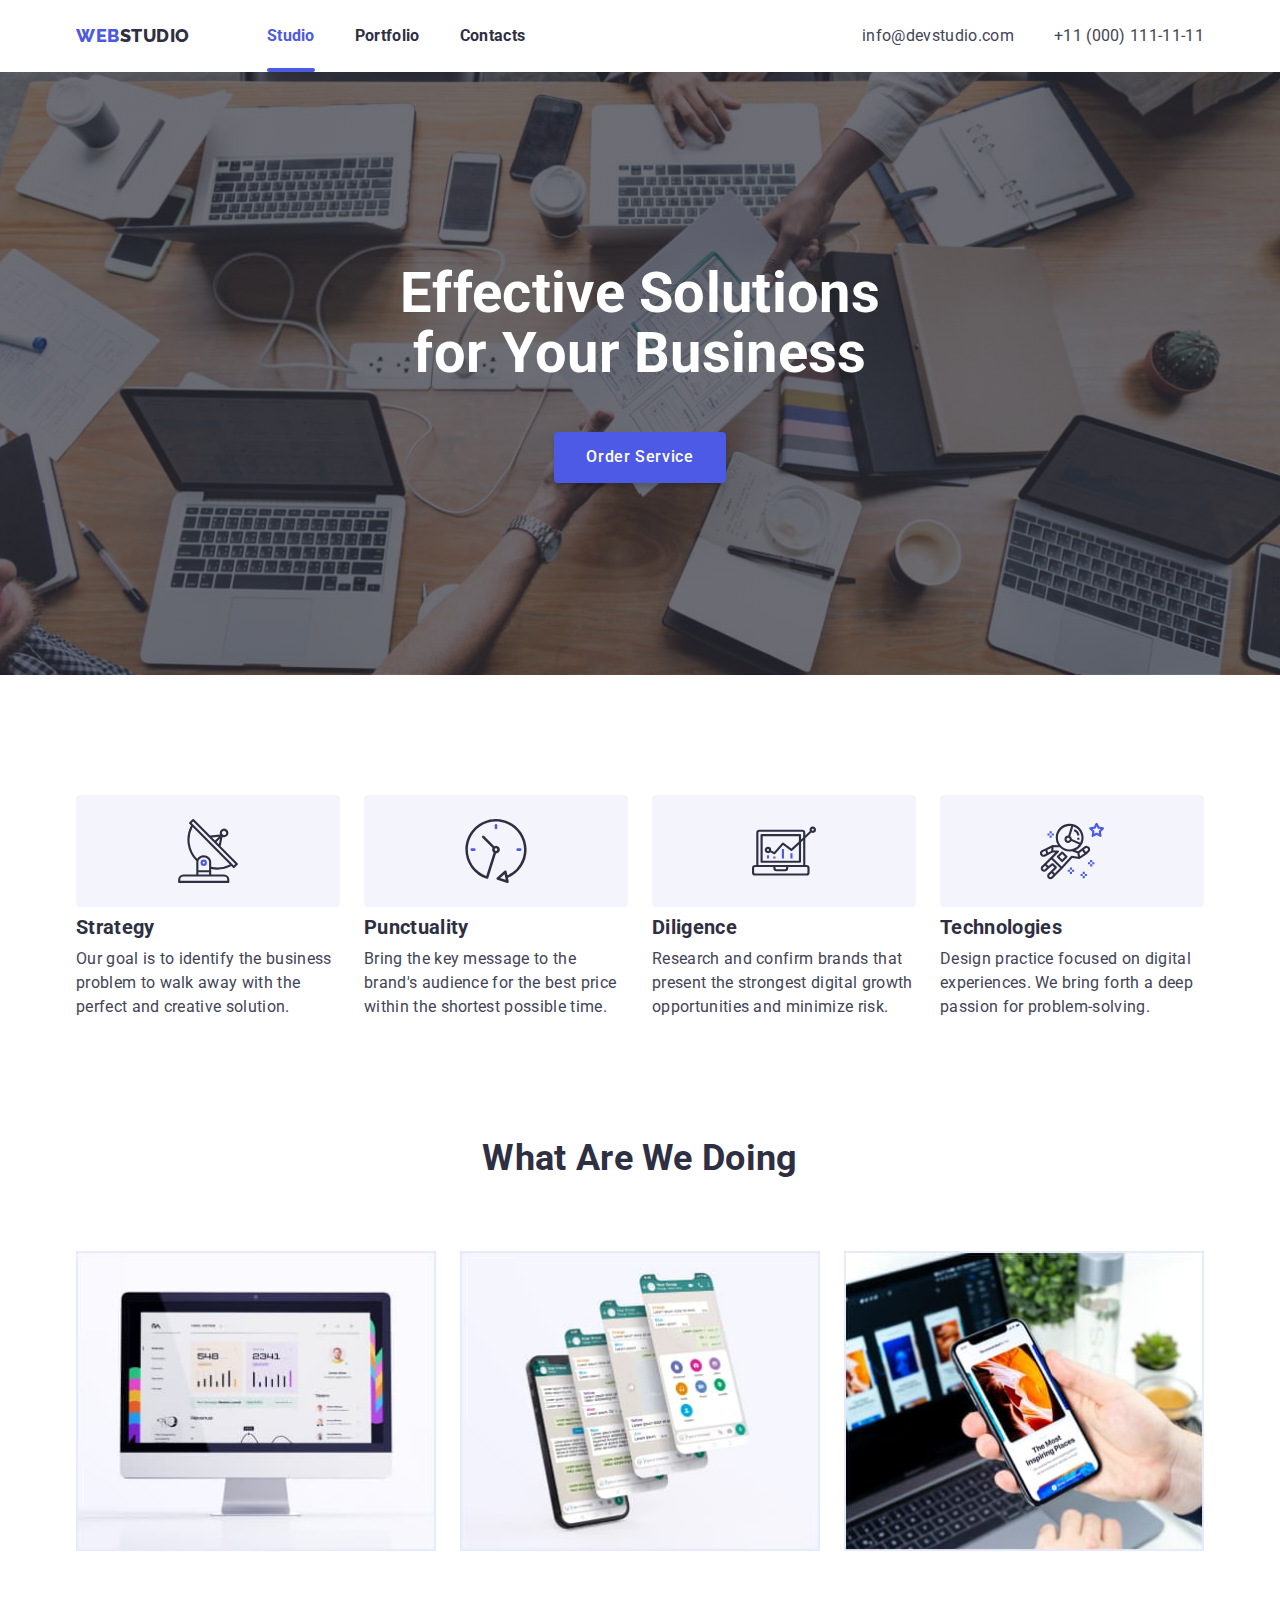
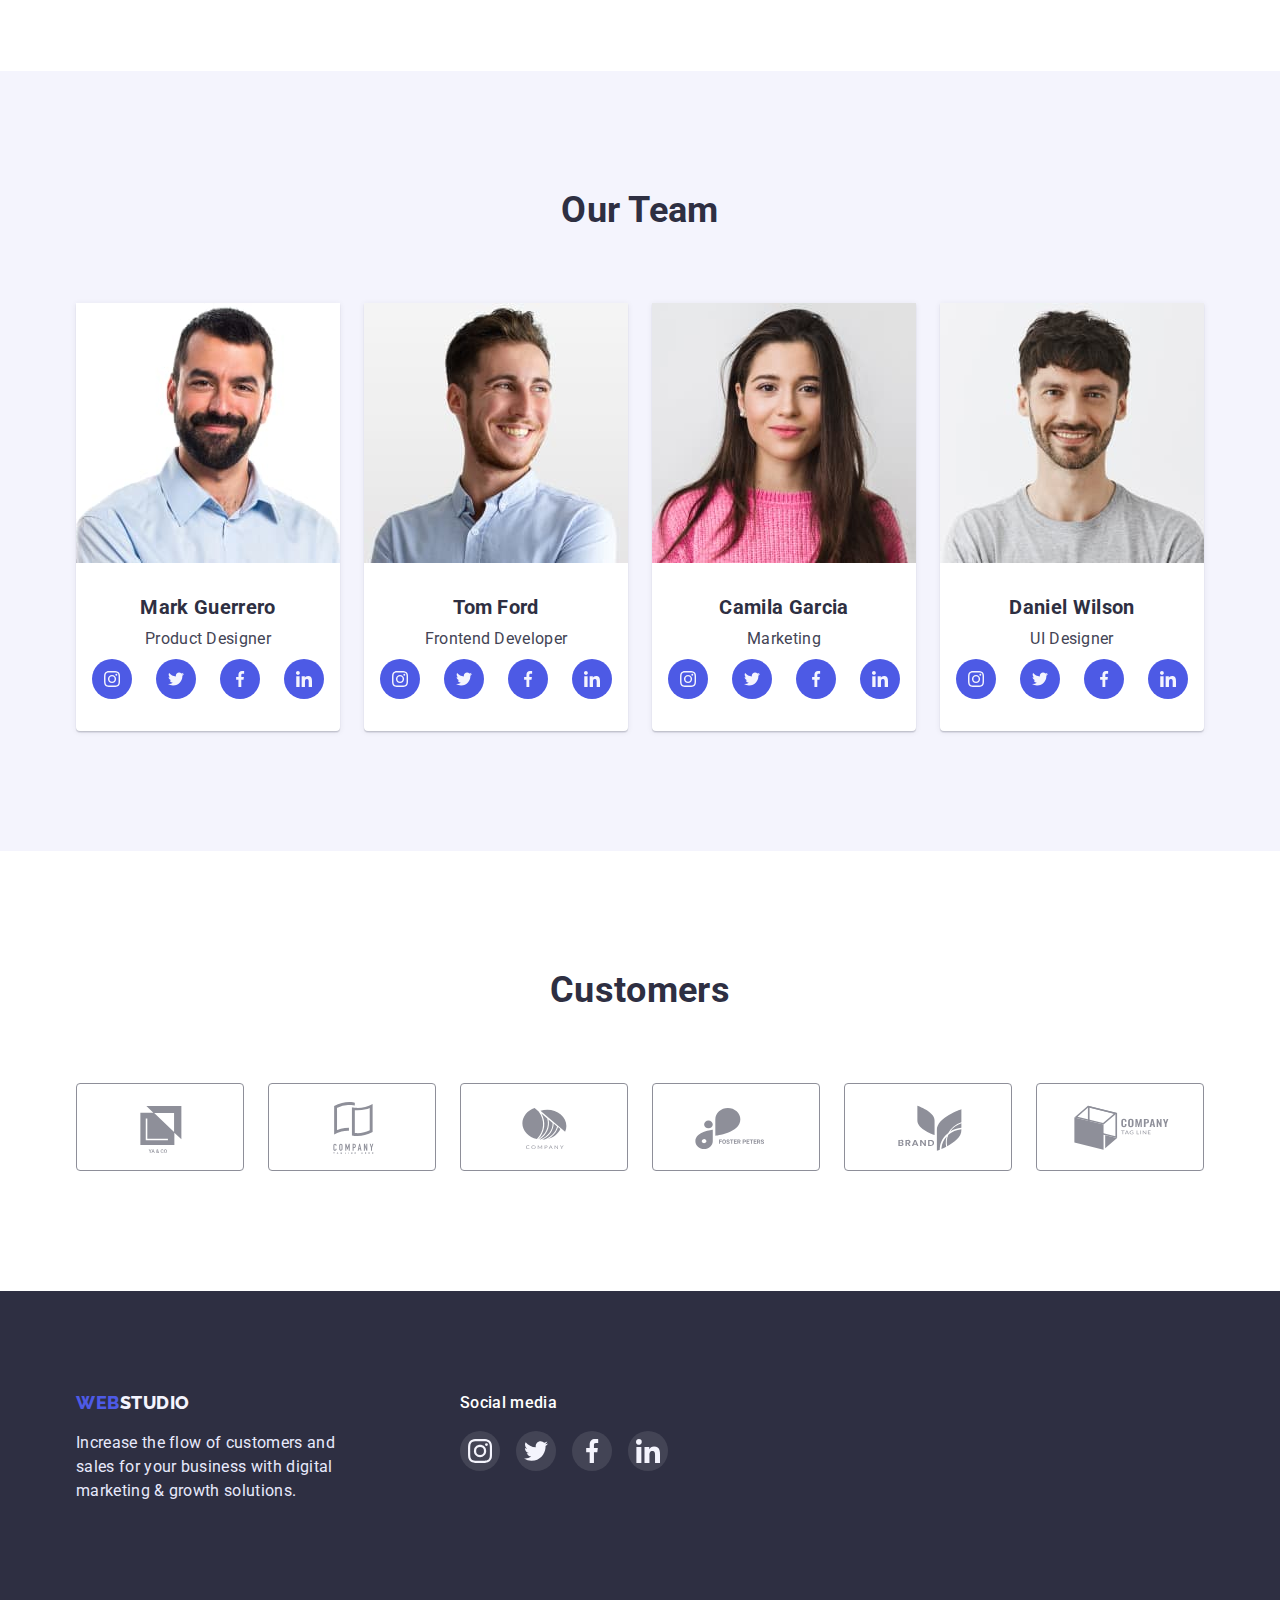
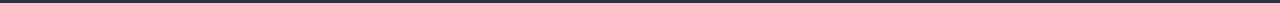
<file: index.html>
<!DOCTYPE html>
<html lang="en">
  <head>
    <meta charset="UTF-8" />
    <meta name="viewport" content="width=device-width, initial-scale=1.0" />
    <title>WebStudio</title>
    <link rel="preconnect" href="https://fonts.googleapis.com" />
    <link rel="preconnect" href="https://fonts.gstatic.com" crossorigin />
    <link
      href="https://fonts.googleapis.com/css2?family=Raleway:wght@800&family=Roboto:wght@400;500;700;900&display=swap"
      rel="stylesheet"
    />
    <link
      rel="stylesheet"
      href="https://cdnjs.cloudflare.com/ajax/libs/modern-normalize/1.1.0/modern-normalize.min.css"
    />
    <link rel="stylesheet" href="./css/styles.css" />
  </head>

  <!------------------------------Шапка------------------------------>
  <body>
    <header class="header">
      <div class="container cont-nav">
        <nav class="navigation">
          <a href="./index.html" class="link logo logo-web"
            >web<span class="logo logo-studio-top">studio</span></a
          >
          <ul class="menu list">
            <li class="menu-item">
              <a class="menu-link link current" href="./index.html">Studio</a>
            </li>
            <li class="menu-item">
              <a class="menu-link link" href="./portfolio.html">Portfolio</a>
            </li>
            <li class="menu-item">
              <a class="menu-link link" href="">Contacts</a>
            </li>
          </ul>
        </nav>

        <ul class="contact list">
          <li class="contact-item">
            <a class="contact-mail link" href="mailto:info@devstudio.com">info@devstudio.com</a>
          </li>
          <li class="contact-item">
            <a class="contact-phone link" href="tel:+110001111111">+11 (000) 111-11-11</a>
          </li>
        </ul>
      </div>
    </header>

    <!-----------------------------Герой-------------------------------->
    <main>
      <section class="hero">
        <div class="container">
          <h1 class="hero-title">Effective Solutions for Your Business</h1>
          <button class="hero-btn" type="button" data-modal-open>Order Service</button>
        </div>
      </section>

      <!-----------------------------Наші переваги------------------------>

      <section class="section-padding">
        <div class="container">
          <h2 class="hidden">Our advantages</h2>
          <!--Потрібно приховати h2 в css-->
          <ul class="list-advantage list">
            <li class="item-advantages">
              <div class="icon-advantages">
                <svg width="64" height="64">
                  <use href="./images/sprite.svg#antenna"></use>
                </svg>
              </div>
              <h3 class="title-advantages">Strategy</h3>
              <p class="text-advantages">
                Our goal is to identify the business problem to walk away with the perfect and
                creative solution.
              </p>
            </li>
            <li class="item-advantages">
              <div class="icon-advantages">
                <svg width="64" height="64">
                  <use href="./images/sprite.svg#clock"></use>
                </svg>
              </div>
              <h3 class="title-advantages">Punctuality</h3>
              <p class="text-advantages">
                Bring the key message to the brand's audience for the best price within the shortest
                possible time.
              </p>
            </li>
            <li class="item-advantages">
              <div class="icon-advantages">
                <svg width="64" height="64">
                  <use href="./images/sprite.svg#diagram"></use>
                </svg>
              </div>
              <h3 class="title-advantages">Diligence</h3>
              <p class="text-advantages">
                Research and confirm brands that present the strongest digital growth opportunities
                and minimize risk.
              </p>
            </li>
            <li class="item-advantages">
              <div class="icon-advantages">
                <svg width="64" height="64">
                  <use href="./images/sprite.svg#astronaut"></use>
                </svg>
              </div>
              <h3 class="title-advantages">Technologies</h3>
              <p class="text-advantages">
                Design practice focused on digital experiences. We bring forth a deep passion for
                problem-solving.
              </p>
            </li>
          </ul>
        </div>
      </section>

      <!-----------------------------Що ми робимо--------------------->
      <section class="job-section">
        <div class="container">
          <h2 class="job-title">What are we doing</h2>
          <ul class="job-list list">
            <li class="job-item">
              <img class="job-content" src="./images/imac.jpg" alt="imac" width="360" />
            </li>
            <li class="job-item">
              <img class="job-content" src="./images/messenger.jpg" alt="messenger" width="360" />
            </li>
            <li class="job-item">
              <img class="job-content" src="./images/iphone.jpg" alt="iphone" width="360" />
            </li>
          </ul>
        </div>
      </section>

      <!----------------------------Наша команда--------------------------->
      <section class="team-section section-padding">
        <div class="container">
          <h2 class="team-title">Our Team</h2>
          <ul class="team-list list">
            <li class="team-item">
              <img src="./images/markguerrero.jpg" alt="Mark Guerrero" width="264" />
              <div class="employee">
                <h3 class="team-employee">Mark Guerrero</h3>
                <p class="team-position">Product Designer</p>
                <ul class="social-list list">
                  <li class="social-list-item">
                    <a href="" class="social-list-link">
                      <svg class="social-list-icon" width="16" height="16">
                        <use href="./images/sprite.svg#instagram"></use>
                      </svg>
                    </a>
                  </li>
                  <li class="social-list-item">
                    <a href="" class="social-list-link">
                      <svg class="social-list-icon" width="16" height="16">
                        <use href="./images/sprite.svg#twitter"></use>
                      </svg>
                    </a>
                  </li>
                  <li class="social-list-item">
                    <a href="" class="social-list-link">
                      <svg class="social-list-icon" width="16" height="16">
                        <use href="./images/sprite.svg#facebook"></use>
                      </svg>
                    </a>
                  </li>
                  <li class="social-list-item">
                    <a href="" class="social-list-link">
                      <svg class="social-list-icon" width="16" height="16">
                        <use href="./images/sprite.svg#linkedin"></use>
                      </svg>
                    </a>
                  </li>
                </ul>
              </div>
            </li>
            <li class="team-item">
              <img src="./images/tomford.jpg" alt="Tom Ford" width="264" />
              <div class="employee">
                <h3 class="team-employee">Tom Ford</h3>
                <p class="team-position">Frontend Developer</p>
                <ul class="social-list list">
                  <li class="social-list-item">
                    <a href="" class="social-list-link">
                      <svg class="social-list-icon" width="16" height="16">
                        <use href="./images/sprite.svg#instagram"></use>
                      </svg>
                    </a>
                  </li>
                  <li class="social-list-item">
                    <a href="" class="social-list-link">
                      <svg class="social-list-icon" width="16" height="16">
                        <use href="./images/sprite.svg#twitter"></use>
                      </svg>
                    </a>
                  </li>
                  <li class="social-list-item">
                    <a href="" class="social-list-link">
                      <svg class="social-list-icon" width="16" height="16">
                        <use href="./images/sprite.svg#facebook"></use>
                      </svg>
                    </a>
                  </li>
                  <li class="social-list-item">
                    <a href="" class="social-list-link">
                      <svg class="social-list-icon" width="16" height="16">
                        <use href="./images/sprite.svg#linkedin"></use>
                      </svg>
                    </a>
                  </li>
                </ul>
              </div>
            </li>
            <li class="team-item">
              <img src="./images/camilagarcia.jpg" alt="Camila Garcia" width="264" />
              <div class="employee">
                <h3 class="team-employee">Camila Garcia</h3>
                <p class="team-position">Marketing</p>
                <ul class="social-list list">
                  <li class="social-list-item">
                    <a href="" class="social-list-link">
                      <svg class="social-list-icon" width="16" height="16">
                        <use href="./images/sprite.svg#instagram"></use>
                      </svg>
                    </a>
                  </li>
                  <li class="social-list-item">
                    <a href="" class="social-list-link">
                      <svg class="social-list-icon" width="16" height="16">
                        <use href="./images/sprite.svg#twitter"></use>
                      </svg>
                    </a>
                  </li>
                  <li class="social-list-item">
                    <a href="" class="social-list-link">
                      <svg class="social-list-icon" width="16" height="16">
                        <use href="./images/sprite.svg#facebook"></use>
                      </svg>
                    </a>
                  </li>
                  <li class="social-list-item">
                    <a href="" class="social-list-link">
                      <svg class="social-list-icon" width="16" height="16">
                        <use href="./images/sprite.svg#linkedin"></use>
                      </svg>
                    </a>
                  </li>
                </ul>
              </div>
            </li>
            <li class="team-item">
              <img src="./images/danielwilson.jpg" alt="Daniel Wilson" width="264" />
              <div class="employee">
                <h3 class="team-employee">Daniel Wilson</h3>
                <p class="team-position">UI Designer</p>
                <ul class="social-list list">
                  <li class="social-list-item">
                    <a href="" class="social-list-link">
                      <svg class="social-list-icon" width="16" height="16">
                        <use href="./images/sprite.svg#instagram"></use>
                      </svg>
                    </a>
                  </li>
                  <li class="social-list-item">
                    <a href="" class="social-list-link">
                      <svg class="social-list-icon" width="16" height="16">
                        <use href="./images/sprite.svg#twitter"></use>
                      </svg>
                    </a>
                  </li>
                  <li class="social-list-item">
                    <a href="" class="social-list-link">
                      <svg class="social-list-icon" width="16" height="16">
                        <use href="./images/sprite.svg#facebook"></use>
                      </svg>
                    </a>
                  </li>
                  <li class="social-list-item">
                    <a href="" class="social-list-link">
                      <svg class="social-list-icon" width="16" height="16">
                        <use href="./images/sprite.svg#linkedin"></use>
                      </svg>
                    </a>
                  </li>
                </ul>
              </div>
            </li>
          </ul>
        </div>
      </section>

      <!--------------------------------клієнти------------------------------------>
      <section class="section-padding">
        <div class="container">
          <h2 class="team-title">Customers</h2>
          <ul class="customers-list list">
            <li class="customers-item">
              <a href="" class="customers-link">
                <svg class="customers-icon" width="104" height="56">
                  <use href="./images/sprite.svg#yaco"></use>
                </svg>
              </a>
            </li>
            <li class="customers-item">
              <a href="" class="customers-link">
                <svg class="customers-icon" width="104" height="56">
                  <use href="./images/sprite.svg#tagline-here"></use>
                </svg>
              </a>
            </li>
            <li class="customers-item">
              <a href="" class="customers-link">
                <svg class="customers-icon" width="104" height="56">
                  <use href="./images/sprite.svg#company"></use>
                </svg>
              </a>
            </li>
            <li class="customers-item">
              <a href="" class="customers-link">
                <svg class="customers-icon" width="104" height="56">
                  <use href="./images/sprite.svg#foster"></use>
                </svg>
              </a>
            </li>
            <li class="customers-item">
              <a href="" class="customers-link">
                <svg class="customers-icon" width="104" height="56">
                  <use href="./images/sprite.svg#brand"></use>
                </svg>
              </a>
            </li>
            <li class="customers-item">
              <a href="" class="customers-link">
                <svg class="customers-icon" width="104" height="56">
                  <use href="./images/sprite.svg#tag"></use>
                </svg>
              </a>
            </li>
          </ul>
        </div>
      </section>
    </main>

    <!----------------------------------Футер-------------------------------------->
    <footer class="footer-space">
      <div class="container cont-footer">
        <div class="footer-logo">
          <a href="./index.html" class="link logo logo-web"
            >web<span class="logo logo-studio-bottom">studio</span></a
          >
          <p class="footer-text">
            Increase the flow of customers and sales for your business with digital marketing &
            growth solutions.
          </p>
        </div>
        <div class="footer-social">
          <h4 class="social-title">Social media</h4>
          <ul class="social-footer-list list">
            <li class="social-list-item">
              <a href="" class="social-footer-link">
                <svg class="social-list-icon" width="24" height="24">
                  <use href="./images/sprite.svg#instagram"></use>
                </svg>
              </a>
            </li>
            <li class="social-list-item">
              <a href="" class="social-footer-link">
                <svg class="social-list-icon" width="24" height="24">
                  <use href="./images/sprite.svg#twitter"></use>
                </svg>
              </a>
            </li>
            <li class="social-list-item">
              <a href="" class="social-footer-link">
                <svg class="social-list-icon" width="24" height="24">
                  <use href="./images/sprite.svg#facebook"></use>
                </svg>
              </a>
            </li>
            <li class="social-list-item">
              <a href="" class="social-footer-link">
                <svg class="social-list-icon" width="24" height="24">
                  <use href="./images/sprite.svg#linkedin"></use>
                </svg>
              </a>
            </li>
          </ul>
        </div>
      </div>
    </footer>
    <!------------------------------------Модальне вікно-------------------------->
    <div class="backdrop is-hidden" data-modal>
      <div class="modal">
        <button type="button" class="modal-btn" data-modal-close>
          <svg class="modal-btn-icon" width="8" height="8">
            <use href="./images/sprite.svg#close-modal"></use>
          </svg>
        </button>
      </div>
    </div>
    <script src="./js/modal.js"></script>
  </body>
</html>
</file>
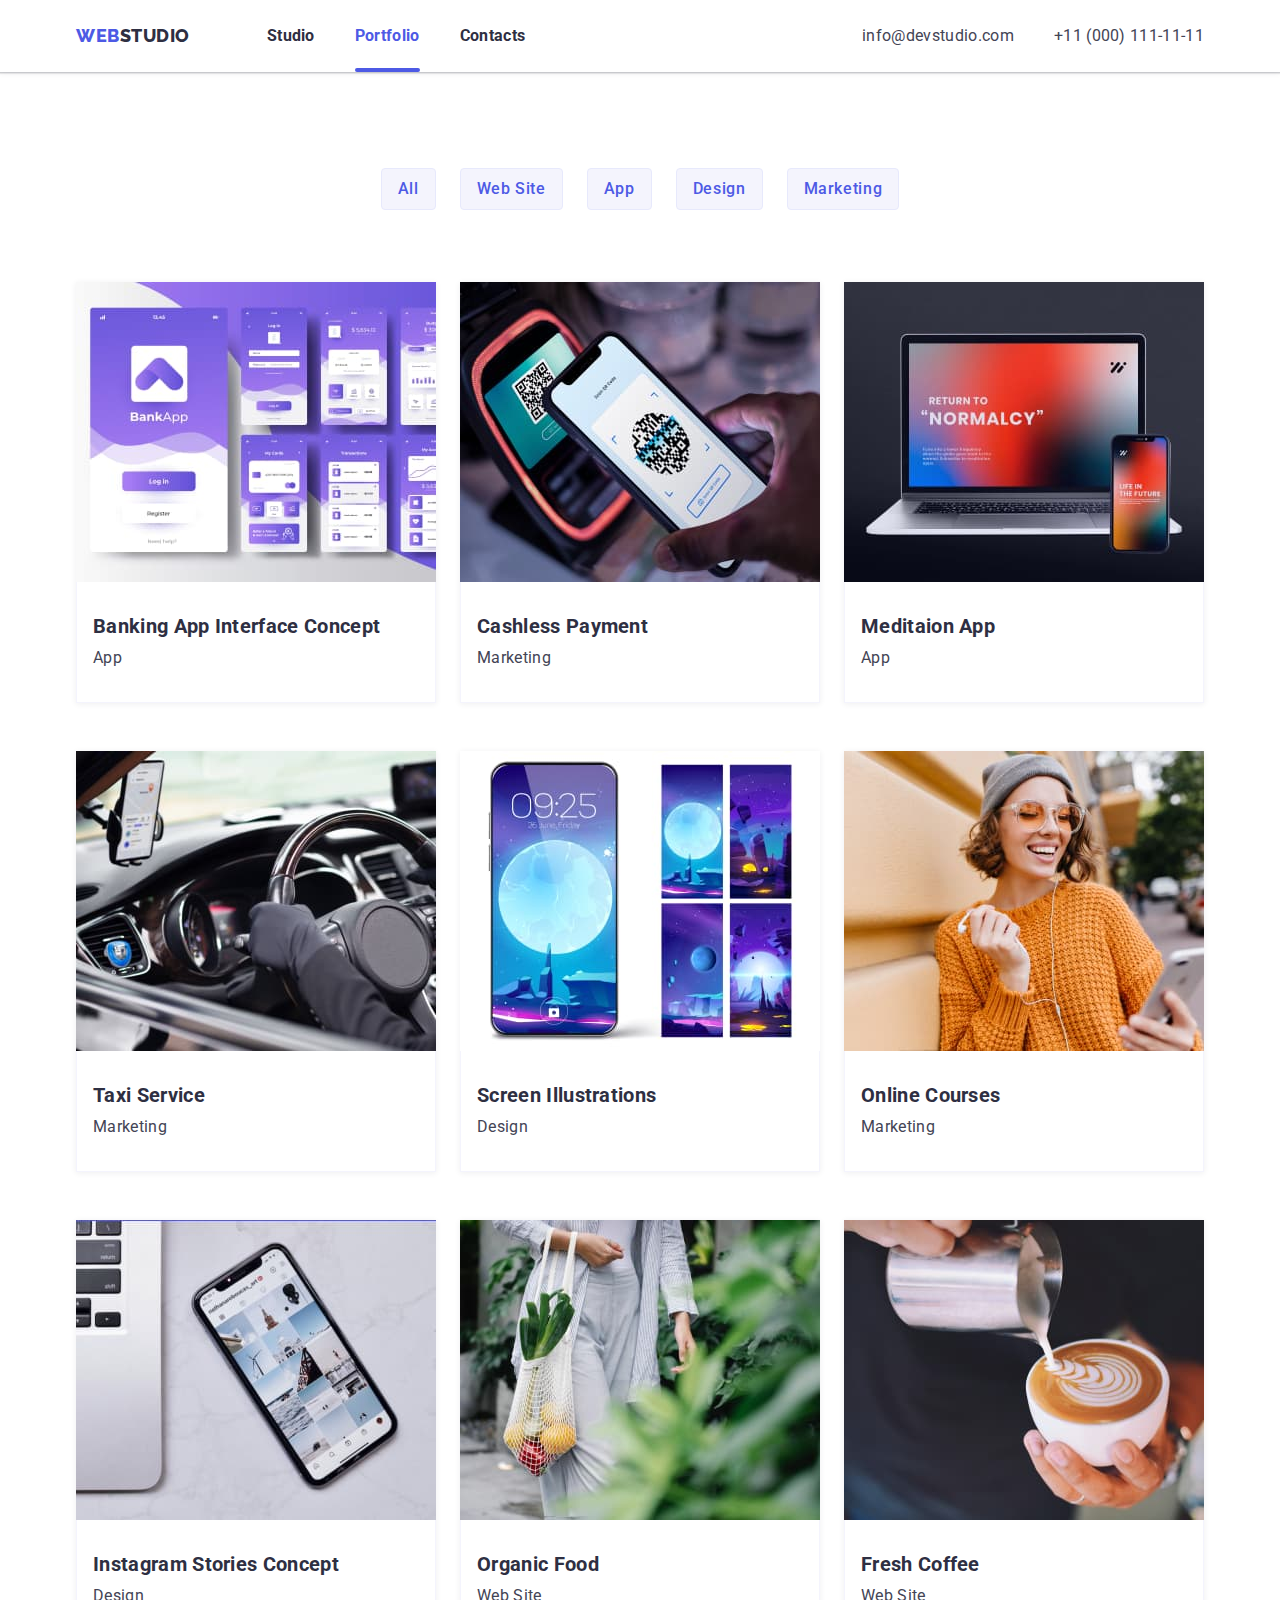
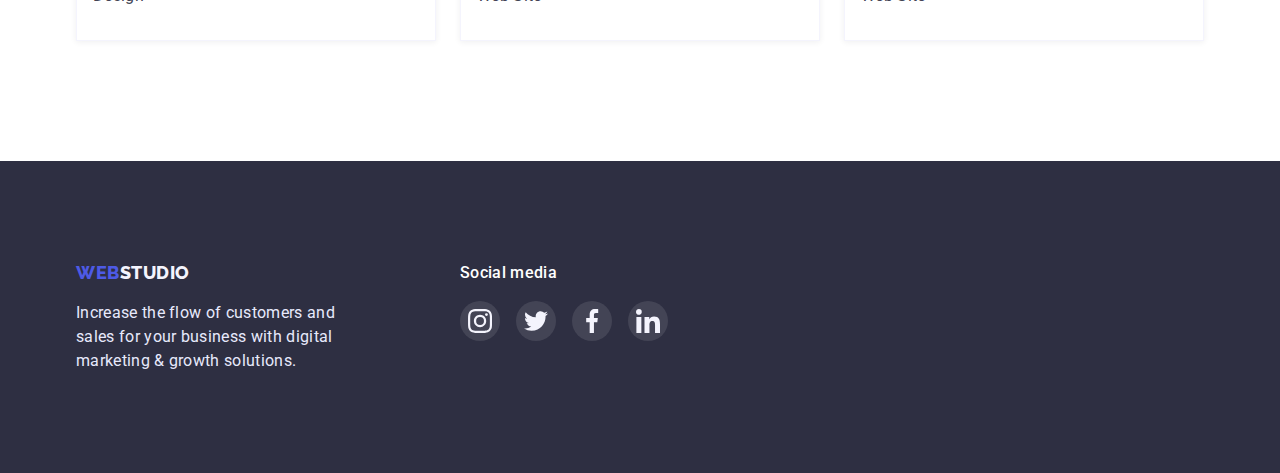
<file: portfolio.html>
<!DOCTYPE html>
<html lang="en">
  <head>
    <meta charset="UTF-8" />
    <meta http-equiv="X-UA-Compatible" content="IE=edge" />
    <meta name="viewport" content="width=device-width, initial-scale=1.0" />
    <title>Portfolio</title>
    <link rel="preconnect" href="https://fonts.googleapis.com" />
    <link rel="preconnect" href="https://fonts.gstatic.com" crossorigin />
    <link
      href="https://fonts.googleapis.com/css2?family=Raleway:wght@800&family=Roboto:wght@400;500;700;900&display=swap"
      rel="stylesheet"
    />
    <link
      rel="stylesheet"
      href="https://cdnjs.cloudflare.com/ajax/libs/modern-normalize/1.1.0/modern-normalize.min.css"
    />
    <link rel="stylesheet" href="./css/styles.css" />
  </head>

  <body>
    <!--------------------------------------Шапка----------------------------------------->
    <header class="header">
      <div class="container cont-nav">
        <nav class="navigation">
          <a href="./index.html" class="link logo logo-web"
            >web<span class="logo logo-studio-top">studio</span></a
          >
          <ul class="menu list">
            <li class="menu-item"><a class="menu-link link" href="./index.html">Studio</a></li>
            <li class="menu-item">
              <a class="menu-link link current" href="./portfolio.html">Portfolio</a>
            </li>
            <li class="menu-item"><a class="menu-link link" href="">Contacts</a></li>
          </ul>
        </nav>

        <ul class="contact list">
          <li class="contact-item">
            <a class="contact-mail link" href="mailto:info@devstudio.com">info@devstudio.com</a>
          </li>
          <li class="contact-item">
            <a class="contact-phone link" href="tel:+110001111111">+11 (000) 111-11-11</a>
          </li>
        </ul>
      </div>
    </header>

    <!--------------------------------------Наші проекти------------------------------------->
    <main>
      <section class="portfolio-section">
        <h1 class="hidden">Our projects</h1>
        <!--Потрібно приховати h1 в css-->

        <!------------------------------------Фільтр----------------------------------------->
        <div class="container">
          <ul class="list filter-list">
            <li class="filter-item"><button class="filter-btn" type="button">All</button></li>
            <li class="filter-item"><button class="filter-btn" type="button">Web Site</button></li>
            <li class="filter-item"><button class="filter-btn" type="button">App</button></li>
            <li class="filter-item"><button class="filter-btn" type="button">Design</button></li>
            <li class="filter-item"><button class="filter-btn" type="button">Marketing</button></li>
          </ul>

          <!-----------------------------------Портфоліо--------------------------------------->
          <ul class="list list-portfolio">
            <li class="item-portfolio">
              <a class="link link-portfolio" href="">
                <div class="overlay-portfolio">
                  <img
                    src="./images-portfolio/bankaap.jpg"
                    alt="bank application"
                    width="360"
                    height="300"
                  />
                  <p class="overlay">
                    14 Stylish and User-Friendly App Design Concepts · Task Manager App · Calorie
                    Tracker App · Exotic Fruit Ecommerce App · Cloud Storage App
                  </p>
                </div>
                <div class="portfolio-content">
                  <h2 class="title-portfolio">Banking App Interface Concept</h2>
                  <p class="text-portfolio">App</p>
                </div>
              </a>
            </li>
            <li class="item-portfolio">
              <a class="link link-portfolio" href="">
                <div class="overlay-portfolio">
                  <img
                    src="./images-portfolio/phoneqrcode.jpg"
                    alt="qr code on the phone"
                    width="360"
                    height="300"
                  />
                  <p class="overlay">
                    14 Stylish and User-Friendly App Design Concepts · Task Manager App · Calorie
                    Tracker App · Exotic Fruit Ecommerce App · Cloud Storage App
                  </p>
                </div>
                <div class="portfolio-content">
                  <h2 class="title-portfolio">Cashless Payment</h2>
                  <p class="text-portfolio">Marketing</p>
                </div>
              </a>
            </li>
            <li class="item-portfolio">
              <a class="link link-portfolio" href="">
                <div class="overlay-portfolio">
                  <img src="./images-portfolio/laptop.jpg" alt="laptop" width="360" height="300" />
                  <p class="overlay">
                    14 Stylish and User-Friendly App Design Concepts · Task Manager App · Calorie
                    Tracker App · Exotic Fruit Ecommerce App · Cloud Storage App
                  </p>
                </div>
                <div class="portfolio-content">
                  <h2 class="title-portfolio">Meditaion App</h2>
                  <p class="text-portfolio">App</p>
                </div>
              </a>
            </li>
            <li class="item-portfolio">
              <a class="link link-portfolio" href="">
                <div class="overlay-portfolio">
                  <img
                    src="./images-portfolio/steeringwheel.jpg"
                    alt="steering wheel"
                    width="360"
                    height="300"
                  />
                  <p class="overlay">
                    14 Stylish and User-Friendly App Design Concepts · Task Manager App · Calorie
                    Tracker App · Exotic Fruit Ecommerce App · Cloud Storage App
                  </p>
                </div>
                <div class="portfolio-content">
                  <h2 class="title-portfolio">Taxi Service</h2>
                  <p class="text-portfolio">Marketing</p>
                </div>
              </a>
            </li>
            <li class="item-portfolio">
              <a class="link link-portfolio" href="">
                <div class="overlay-portfolio">
                  <img
                    src="./images-portfolio/phonethemes.jpg"
                    alt="phone themes"
                    width="360"
                    height="300"
                  />
                  <p class="overlay">
                    14 Stylish and User-Friendly App Design Concepts · Task Manager App · Calorie
                    Tracker App · Exotic Fruit Ecommerce App · Cloud Storage App
                  </p>
                </div>
                <div class="portfolio-content">
                  <h2 class="title-portfolio">Screen Illustrations</h2>
                  <p class="text-portfolio">Design</p>
                </div>
              </a>
            </li>
            <li class="item-portfolio">
              <a class="link link-portfolio" href="">
                <div class="overlay-portfolio">
                  <img
                    src="./images-portfolio/girlwithiphone.jpg"
                    alt="girl with iphone"
                    width="360"
                    height="300"
                  />
                  <p class="overlay">
                    14 Stylish and User-Friendly App Design Concepts · Task Manager App · Calorie
                    Tracker App · Exotic Fruit Ecommerce App · Cloud Storage App
                  </p>
                </div>
                <div class="portfolio-content">
                  <h2 class="title-portfolio">Online Courses</h2>
                  <p class="text-portfolio">Marketing</p>
                </div>
              </a>
            </li>
            <li class="item-portfolio">
              <a class="link link-portfolio" href="">
                <div class="overlay-portfolio">
                  <img
                    src="./images-portfolio/newphone.jpg"
                    alt="phone img"
                    width="360"
                    height="300"
                  />
                  <p class="overlay">
                    14 Stylish and User-Friendly App Design Concepts · Task Manager App · Calorie
                    Tracker App · Exotic Fruit Ecommerce App · Cloud Storage App
                  </p>
                </div>
                <div class="portfolio-content">
                  <h2 class="title-portfolio">Instagram Stories Concept</h2>
                  <p class="text-portfolio">Design</p>
                </div>
              </a>
            </li>
            <li class="item-portfolio">
              <a class="link link-portfolio" href="">
                <div class="overlay-portfolio">
                  <img
                    src="./images-portfolio/bag.jpg"
                    alt="bag of food"
                    width="360"
                    height="300"
                  />
                  <p class="overlay">
                    14 Stylish and User-Friendly App Design Concepts · Task Manager App · Calorie
                    Tracker App · Exotic Fruit Ecommerce App · Cloud Storage App
                  </p>
                </div>
                <div class="portfolio-content">
                  <h2 class="title-portfolio">Organic Food</h2>
                  <p class="text-portfolio">Web Site</p>
                </div>
              </a>
            </li>
            <li class="item-portfolio">
              <a class="link link-portfolio" href="">
                <div class="overlay-portfolio">
                  <img src="./images-portfolio/coffe.jpg" alt="coffe" width="360" height="300" />
                  <p class="overlay">
                    14 Stylish and User-Friendly App Design Concepts · Task Manager App · Calorie
                    Tracker App · Exotic Fruit Ecommerce App · Cloud Storage App
                  </p>
                </div>
                <div class="portfolio-content">
                  <h2 class="title-portfolio">Fresh Coffee</h2>
                  <p class="text-portfolio">Web Site</p>
                </div>
              </a>
            </li>
          </ul>
        </div>
      </section>
    </main>
    <!------------------------------------------------Футер-------------------------------------------->
    <footer class="footer-space">
      <div class="container cont-footer">
        <div class="footer-logo">
          <a href="./index.html" class="link logo logo-web"
            >web<span class="logo logo-studio-bottom">studio</span></a
          >
          <p class="footer-text">
            Increase the flow of customers and sales for your business with digital marketing &
            growth solutions.
          </p>
        </div>
        <div class="footer-social">
          <h4 class="social-title">Social media</h4>
          <ul class="social-footer-list list">
            <li class="social-list-item">
              <a href="" class="social-footer-link">
                <svg class="social-list-icon" width="24" height="24">
                  <use href="./images/sprite.svg#instagram"></use>
                </svg>
              </a>
            </li>
            <li class="social-list-item">
              <a href="" class="social-footer-link">
                <svg class="social-list-icon" width="24" height="24">
                  <use href="./images/sprite.svg#twitter"></use>
                </svg>
              </a>
            </li>
            <li class="social-list-item">
              <a href="" class="social-footer-link">
                <svg class="social-list-icon" width="24" height="24">
                  <use href="./images/sprite.svg#facebook"></use>
                </svg>
              </a>
            </li>
            <li class="social-list-item">
              <a href="" class="social-footer-link">
                <svg class="social-list-icon" width="24" height="24">
                  <use href="./images/sprite.svg#linkedin"></use>
                </svg>
              </a>
            </li>
          </ul>
        </div>
      </div>
    </footer>
  </body>
</html>
</file>
<file: css/styles.css>
:root {
  --first-color: #2e2f42;
  --second-color: #434455;
  --first-background-color: #ffffff;
  --second-background-color: #2e2f42;
  --accent-color: #4d5ae5;
  --duration-function: 250ms cubic-bezier(0.4, 0, 0.2, 1);
}

/* ====================================================================== */
body {
  font-family: 'Roboto', sans-serif;
  letter-spacing: 0.02em;
  background-color: var(--first-background-color);
  color: var(--first-color);
}

h1,
h2,
h3,
h4,
p,
ul {
  margin-top: 0;
  margin-bottom: 0;
}
img {
  display: block;
  max-width: 100%;
  height: auto;
}

.list {
  list-style: none;
  padding: 0;
}

.link {
  text-decoration: none;
}
.hidden {
  position: absolute;
  white-space: nowrap;
  width: 1px;
  height: 1px;
  overflow: hidden;
  border: 0;
  padding: 0;
  clip: rect(0 0 0 0);
  clip-path: inset(50%);
  margin: -1px;
}

.container {
  width: 1158px;
  padding-left: 15px;
  padding-right: 15px;
  margin: 0 auto;
  /* outline: 1px solid tomato; */
}

.section-padding {
  padding-top: 120px;
  padding-bottom: 120px;
}
/* ==================================Шапка=============================== */
.header {
  box-shadow: 0px 2px 1px rgb(46 47 66 / 8%), 0px 1px 1px rgb(46 47 66 / 16%),
    0px 1px 6px rgb(46 47 66 / 8%);
}
.cont-nav {
  display: flex;
}

.navigation {
  display: flex;
  align-items: center;
}

.logo {
  /* padding-top: 24px;
  padding-bottom: 24px; */
  font-family: 'Raleway', sans-serif;
  font-weight: 800;
  font-size: 18px;
  line-height: 1.33;
  letter-spacing: 0.03em;
  text-transform: uppercase;
}
.logo-web {
  color: var(--accent-color);
}

.logo-studio-top {
  color: var(--first-color);
  margin: 0;
}

.menu {
  display: flex;
  margin-left: 77px;
}

.menu-item:not(:last-child) {
  margin-right: 40px;
}

.menu-link {
  position: relative;
  display: block;
  padding-top: 24px;
  padding-bottom: 24px;
  font-weight: 700;
  font-size: 16px;
  line-height: 1.5;
  color: var(--first-color);
  transition: color var(--duration-function);
}

.menu-link:hover,
.menu-link:focus {
  color: var(--accent-color);
}

.current::after {
  position: absolute;
  content: '';
  width: 100%;
  height: 4px;
  left: 0px;
  bottom: 0px;
  background: var(--accent-color);
  border-radius: 2px;
}

.current {
  color: var(--accent-color);
}

.contact {
  display: flex;
  margin-left: auto;
}

.contact-item:not(:last-child) {
  margin-right: 40px;
}

.contact-mail,
.contact-phone {
  display: block;
  padding-top: 24px;
  padding-bottom: 24px;
  font-size: 16px;
  line-height: 1.5;
  color: var(--second-color);
  transition: color var(--duration-function);
}

.contact-mail:hover,
.contact-mail:focus {
  color: var(--accent-color);
}
.contact-phone:hover,
.contact-phone:focus {
  color: var(--accent-color);
}
/* ==================================/ Шапка=============================== */

/* ===================================HERO================================ */
.hero {
  max-width: 1440px;
  margin: 0px auto;
  padding-top: 192px;
  padding-bottom: 192px;
  background-color: var(--second-background-color);
  text-align: center;
  background-image: linear-gradient(rgba(47, 48, 58, 0.7), rgba(47, 48, 58, 0.7)),
    url(../images/people-office\ .jpg);
  background-size: cover;
  background-position: center;
}
.hero-title {
  width: 492px;
  margin: 0 auto 48px;
  font-weight: 700;
  font-size: 56px;
  line-height: 1.07;
  color: var(--first-background-color);
}

.hero-btn {
  border: transparent;
  border-radius: 4px;
  padding: 16px 32px;
  min-width: 170px;
  height: 51px;
  display: inline-block;

  font-family: inherit;
  font-weight: 500;
  font-size: 16px;
  line-height: 1.18;
  letter-spacing: 0.04em;
  color: #ffffff;
  background-color: var(--accent-color);
  box-shadow: 0px 4px 4px rgba(0, 0, 0, 0.15);
  cursor: pointer;
  transition: background-color var(--duration-function), box-shadow var(--duration-function);
}

.hero-btn:hover,
.hero-btn:focus {
  box-shadow: 0px 1px 6px rgba(46, 47, 66, 0.08), 0px 1px 1px rgba(46, 47, 66, 0.16),
    0px 2px 1px rgba(46, 47, 66, 0.08);
}

.hero-btn:active {
  background-color: #404bbf;
  border: 1px solid #404bbf;
  box-shadow: 0px 4px 4px rgba(0, 0, 0, 0.15);
}
/* ===================================/ HERO================================ */

/* ================================Наші переваги=========================== */
.list-advantage {
  display: flex;
}

.item-advantages {
  width: 264px;
}
.item-advantages:not(:last-child) {
  margin-right: 24px;
}

.icon-advantages {
  display: flex;
  justify-content: center;
  align-items: center;
  margin-bottom: 8px;
  height: 112px;
  background: #f4f4fd;
  border-radius: 4px;
}

.title-advantages {
  margin-bottom: 8px;
  margin-top: 0;
  font-weight: 700;
  font-size: 20px;
  line-height: 1.2;
  color: var(--first-color);
}

.text-advantages {
  font-size: 16px;
  line-height: 1.5;
  color: var(--second-color);
}
/* ================================/ Наші переваги=========================== */

/* =================================Що ми робимо============================= */
.job-section {
  padding-bottom: 120px;
}
.job-title {
  margin-bottom: 72px;
  font-weight: 700;
  font-size: 36px;
  line-height: 1.11;
  text-align: center;
  text-transform: capitalize;
  color: var(--first-color);
}
.job-list {
  display: flex;
  gap: 24px;
}
.job-item {
  flex-basis: calc((100% - 48px) / 3);
}
.job-content {
  border: 1px solid #e7e9fc;
}

/* ================================/ Що ми робимо============================= */

/* =================================Наша команда============================== */
.team-section {
  background-color: #f4f4fd;
}

.team-title {
  margin-bottom: 72px;
  font-weight: 700;
  font-size: 36px;
  line-height: 1.11;
  text-align: center;
  text-transform: capitalize;
}
.team-list {
  display: flex;
  gap: 24px;
}

.team-item {
  flex-basis: calc((100% - 48px) / 3);
  background-color: var(--first-background-color);
  border-radius: 0px 0px 4px 4px;
  box-shadow: 0px 1px 6px rgba(46, 47, 66, 0.08), 0px 1px 1px rgba(46, 47, 66, 0.16),
    0px 2px 1px rgba(46, 47, 66, 0.08);
}

.employee {
  padding-top: 32px;
  padding-bottom: 32px;
  padding-left: 16px;
  padding-right: 16px;
  text-align: center;
}

.team-employee {
  margin-bottom: 8px;
  font-weight: 700;
  font-size: 20px;
  line-height: 1.2;
  color: var(--first-color);
}

.team-position {
  margin-bottom: 8px;
  font-size: 16px;
  line-height: 1.5;
  color: var(--second-color);
}

.social-list {
  display: flex;
  justify-content: center;
  gap: 24px;
}

.social-list-link {
  display: flex;
  justify-content: center;
  align-items: center;
  width: 40px;
  height: 40px;
  border-radius: 50%;
  background-color: #4d5ae5;
}
.social-list-icon {
  fill: #f4f4fd;
}
/* =================================/ Наша команда============================== */

/* ===================================Клієнти===================================  */
.customers-list {
  display: flex;
  gap: 24px;
}
.customers-item {
  width: 168px;
  height: 88px;
}
.customers-link {
  display: flex;
  justify-content: center;
  align-items: center;
  width: 100%;
  height: 100%;
  fill: #8e8f99;
  border: 1px solid #8e8f99;
  border-radius: 4px;
  transition: fill var(--duration-function), border-color var(--duration-function);
}

.customers-link:hover,
.customers-link:focus {
  border-color: var(--accent-color);
  fill: var(--accent-color);
}

/* =====================================/ Клієнти===============================  */

/* ===================================Футер===================================== */

.footer-space {
  padding-top: 100px;
  padding-bottom: 100px;
  background-color: var(--second-background-color);
}
.logo-studio-bottom {
  color: #f4f4fd;
}
.footer-text {
  margin-top: 16px;
  width: 264px;
  font-size: 16px;
  line-height: 1.5;
  color: #e7e9fc;
}
.footer-logo {
  margin-right: 120px;
}
.social-title {
  margin-bottom: 16px;
  font-weight: 500;
  font-size: 16px;
  line-height: 1.5;
  color: #ffffff;
}
.social-footer-list {
  display: flex;
  justify-content: center;
  gap: 16px;
}
.social-footer-link {
  display: flex;
  justify-content: center;
  align-items: center;
  width: 40px;
  height: 40px;
  border-radius: 50%;
  background-color: rgba(255, 255, 255, 0.1);
  transition: background-color var(--duration-function);
}
.social-footer-link:hover,
.social-footer-link:focus {
  background-color: #31d0aa;
}
/* ==================================/ Футер===================================== */

/* .......................................Портфоліо сторінка..................... */

.portfolio-section {
  padding-top: 96px;
  padding-bottom: 120px;
}
/* ========================================Фільтр================================ */
.filter-list {
  display: flex;
  justify-content: center;
  margin-bottom: 72px;
}

.cont-footer {
  display: flex;
}

.filter-item:not(:last-child) {
  margin-right: 24px;
}

.filter-btn {
  padding: 8px 16px;
  font-family: inherit;
  font-weight: 500;
  font-size: 16px;
  line-height: 1.5;
  text-align: center;
  letter-spacing: 0.04em;
  color: var(--accent-color);
  background-color: #f4f4fd;
  border: 1px solid #e7e9fc;
  border-radius: 4px;
  cursor: pointer;
  transition: color var(--duration-function), background-color var(--duration-function),
    border var(--duration-function), box-shadow var(--duration-function);
}

.filter-btn:hover,
.filter-btn:focus {
  color: #ffffff;
  background-color: var(--accent-color);
  border: 1px solid var(--accent-color);
  box-shadow: 0px 3px 1px rgba(0, 0, 0, 0.1), 0px 2px 1px rgba(0, 0, 0, 0.08),
    0px 2px 2px rgba(0, 0, 0, 0.12);
}

/* ========================================/ Фільтр=================================== */

/* ========================================Портфоліо================================== */
.list-portfolio {
  display: flex;
  flex-wrap: wrap;
  column-gap: 24px;
  row-gap: 48px;
}

.item-portfolio {
  flex-basis: calc((100% - 48px) / 3);
}

.link-portfolio {
  display: block;
  box-shadow: 0px 1px 6px rgba(46, 47, 66, 0.08);
  transition: box-shadow var(--duration-function);
}
.link-portfolio:hover,
.link-portfolio:focus {
  box-shadow: 0px 1px 6px rgba(46, 47, 66, 0.08), 0px 1px 1px rgba(46, 47, 66, 0.16),
    0px 2px 1px rgba(46, 47, 66, 0.08);
}

.portfolio-content {
  padding: 32px 16px;
  border-left: 0.5px solid #f4f4fd;
  border-bottom: 0.5px solid #f4f4fd;
  border-right: 0.5px solid #f4f4fd;
}

.title-portfolio {
  margin-bottom: 8px;
  font-weight: 700;
  font-size: 20px;
  line-height: 1.2;
  color: var(--first-color);
}

.text-portfolio {
  font-size: 16px;
  line-height: 1.5;
  color: var(--second-color);
}
.overlay-portfolio {
  position: relative;
  overflow: hidden;
}

.link-portfolio:hover .overlay,
.link-portfolio:focus .overlay {
  transform: translate(0, 0);
}

.overlay {
  padding: 40px 32px 164px 32px;
  font-size: 16px;
  line-height: 1.5;
  color: #f4f4fd;

  position: absolute;
  width: 100%;
  height: 100%;
  left: 0px;
  top: 0px;
  overflow: auto;
  background-color: #4d5ae5;
  transform: translate(0, 100%);
  transition: transform var(--duration-function);
}
/* ========================================/ Портфоліо================================ */

/* ======================================== Модальне вікно============================ */
.backdrop {
  position: fixed;
  top: 0;
  left: 0;
  z-index: 100;
  width: 100%;
  height: 100%;
  background-color: rgba(46, 47, 66, 0.4);
  transition: opacity var(--duration-function), visibility var(--duration-function);
}
.backdrop.is-hidden {
  opacity: 0;
  visibility: hidden;
  pointer-events: none;
}
.modal {
  position: absolute;
  width: 408px;
  height: 576px;
  top: 50%;
  left: 50%;
  transform: translate(-50%, -50%);
  background-color: #fcfcfc;
  box-shadow: 0px 1px 1px rgba(0, 0, 0, 0.14), 0px 1px 3px rgba(0, 0, 0, 0.12),
    0px 2px 1px rgba(0, 0, 0, 0.2);
  border-radius: 4px;
}
.modal-btn {
  position: absolute;
  top: 24px;
  right: 24px;
  display: flex;
  justify-content: center;
  align-items: center;
  cursor: pointer;
  height: 24px;
  width: 24px;
  padding: 0;
  border-radius: 50%;
  background-color: #e7e9fc;
  border: 1px solid rgba(0, 0, 0, 0.1);
  transition: background-color var(--duration-function), box-shadow var(--duration-function),
    border-color var(--duration-function);
}
.modal-btn:hover,
.modal-btn:focus {
  background-color: #ffffff;
  box-shadow: 0px 1px 6px rgba(46, 47, 66, 0.08), 0px 1px 1px rgba(46, 47, 66, 0.16),
    0px 2px 1px rgba(46, 47, 66, 0.08);
  border-color: #ffffff;
}

/* ========================================/ Модальне вікно=========================== */
</file>
